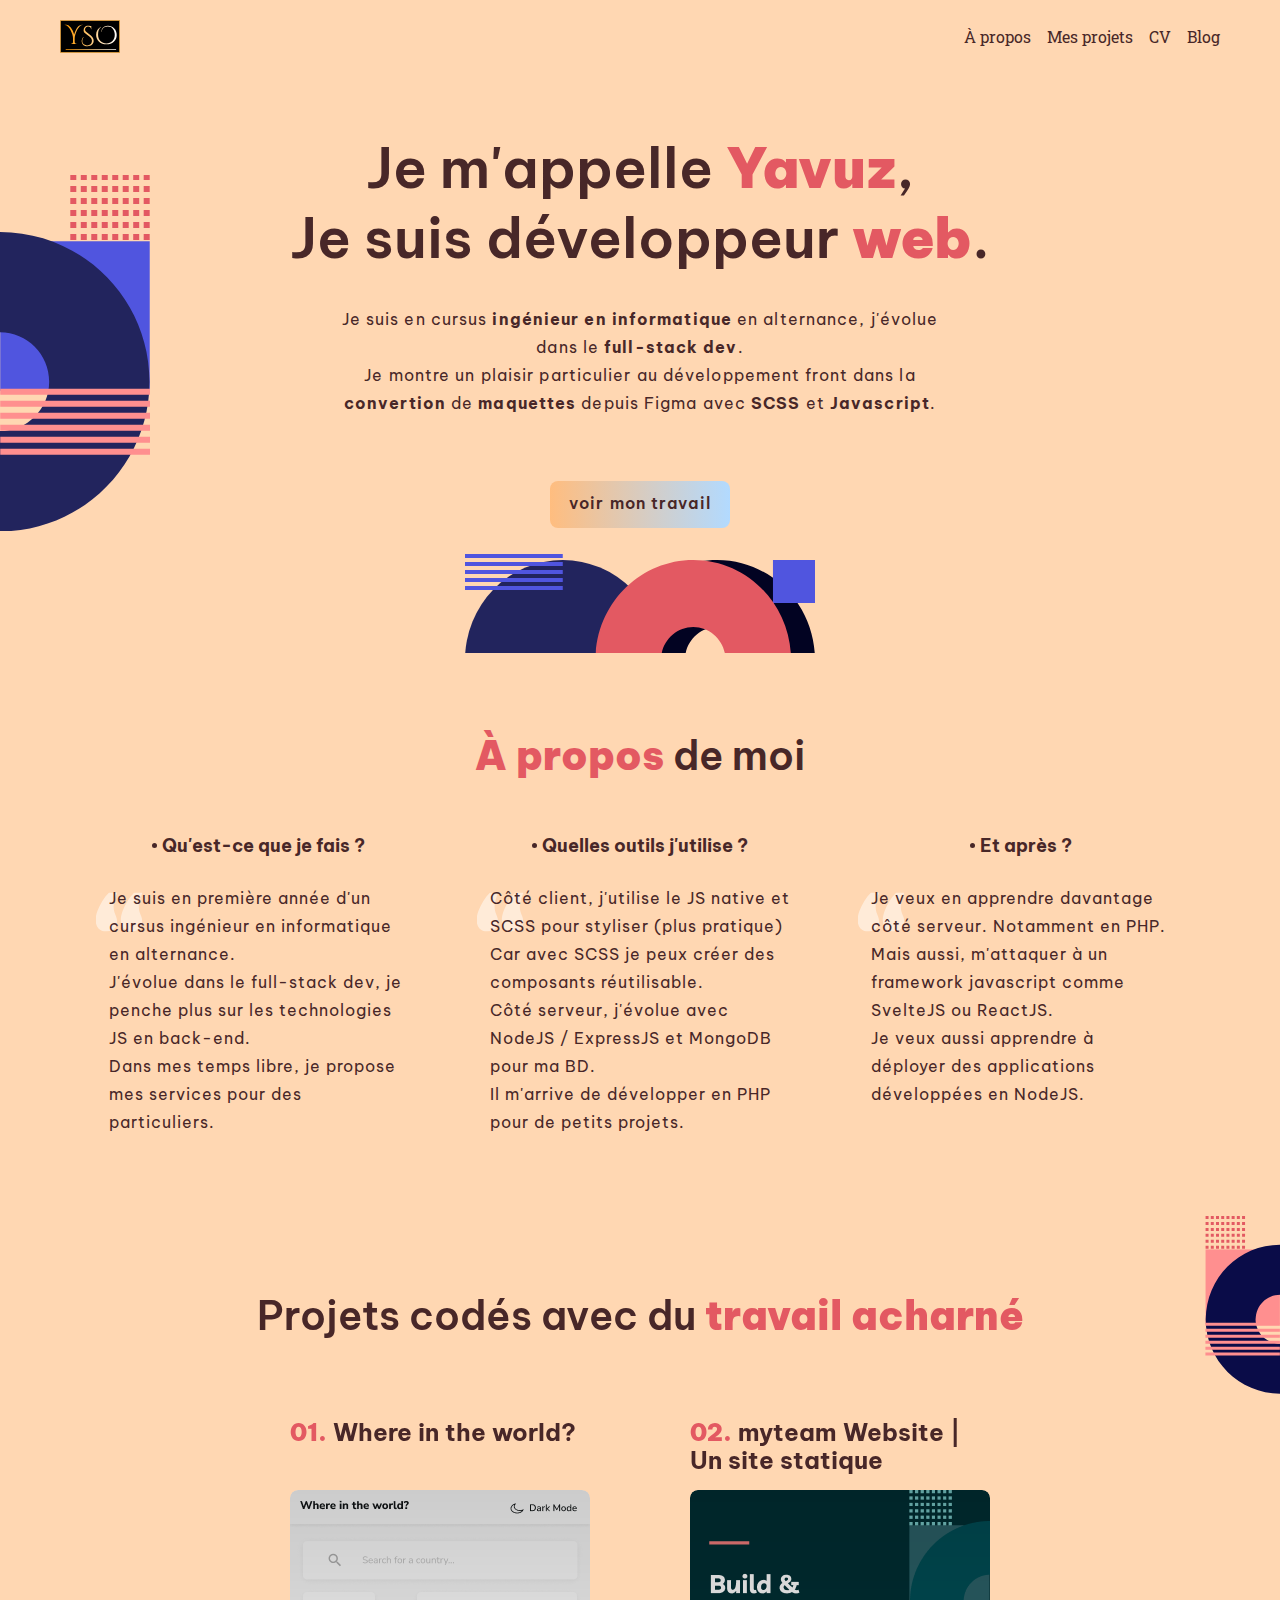
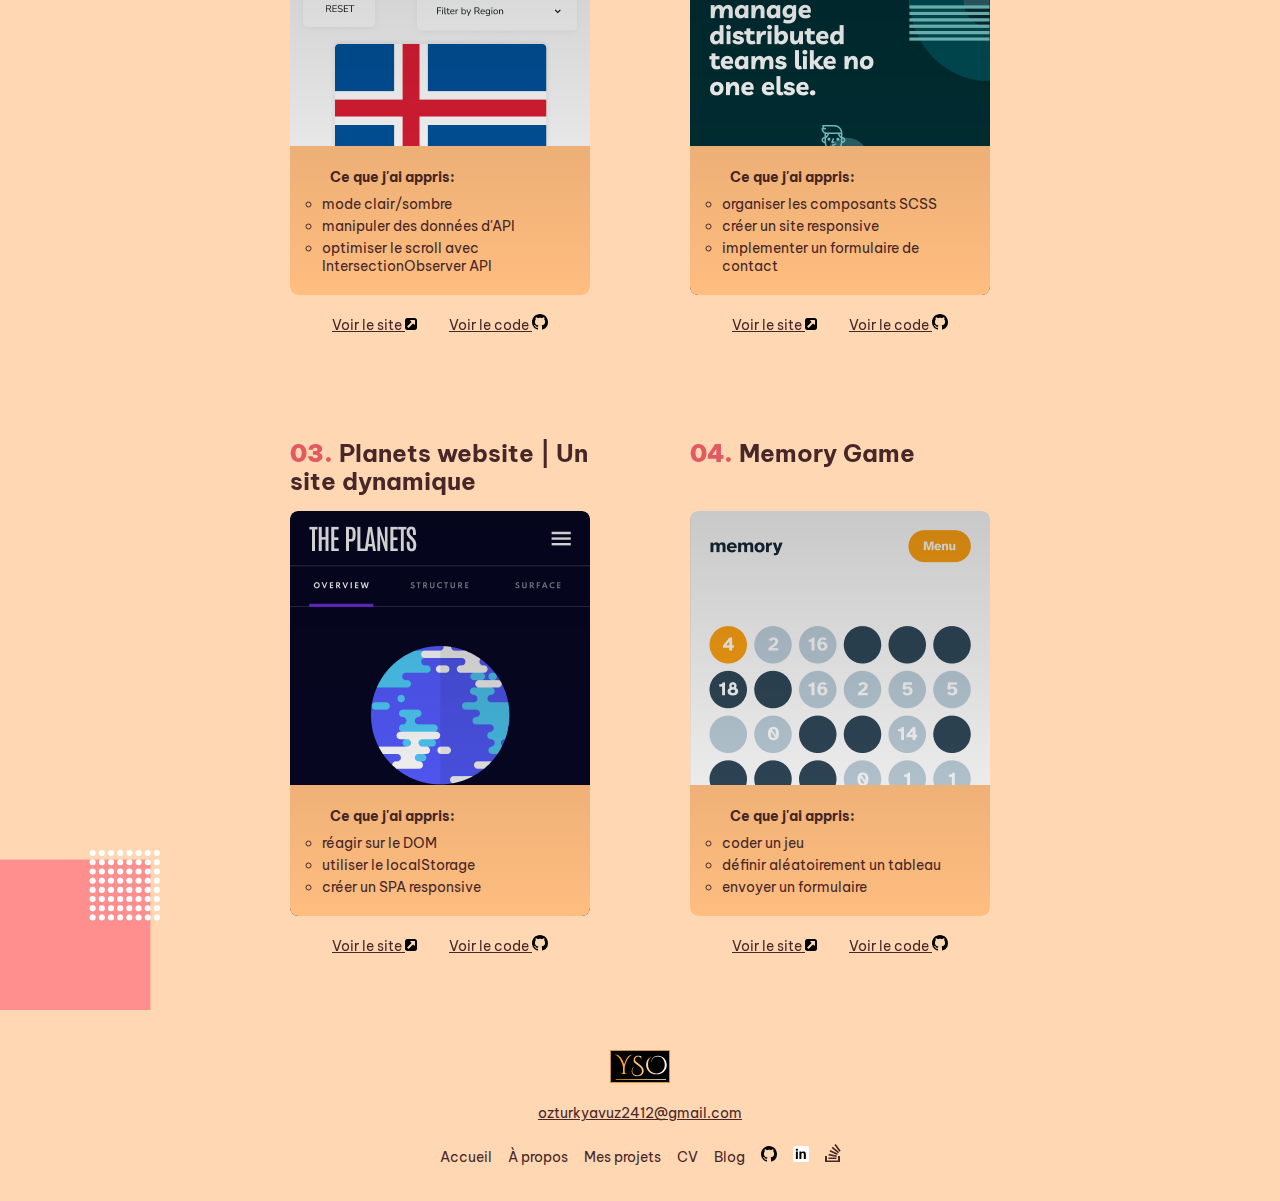
<file: doc/index.html>
<!DOCTYPE html>
<html lang="fr">
<head>
    <meta charset="UTF-8">
    <meta http-equiv="X-UA-Compatible" content="IE=edge">
    <meta name="viewport" content="width=device-width, initial-scale=1.0">
    <meta name="description" content="Portfolio de Yavuz Ozturk">
    <link rel="stylesheet" href="./css/main.css">
    <link rel="shortcut icon" href="./img/logo-short.svg" type="image/x-icon">
    <script defer src="./js/app.js"></script>
    <title>YSO | Portfolio</title>
</head>
<body>
    <div id="overlay"></div>
    <header id="header">
        <div class="logo">
            <img src="img/logo.svg" alt="logo yso">
        </div>
        <button type="button" class="toggle">
            <img src="./img/icon-toggle.svg" alt="toggle button">
        </button>
        <nav class="header__navbar">
            <ul class="navbar__list">
                <li class="navbar__list-item">
                    <a class="header__link" href="#about">À propos</a>
                </li>
                <li class="navbar__list-item">
                    <a class="header__link" href="#work">Mes projets</a>
                </li>
                <li class="navbar__list-item">
                    <a class="header__link" href="cv.html" target="_blank">CV</a>
                </li>
                <li class="navbar__list-item">
                    <a class="header__link" href="https://apprentideveloppeur.com" target="_blank">Blog</a>
                </li>
            </ul>
        </nav>
    </header>
    <main>
        <h1>
            Je m'appelle <strong>Yavuz</strong>,
            <br>
            Je suis développeur <strong>web</strong>.
        </h1>
        <p>
            Je suis en cursus  <b>ingénieur en informatique</b> en alternance, j'évolue dans le <b>full-stack dev</b>.
            <br>
            Je montre un plaisir particulier au développement front dans la <b>convertion</b> de <b>maquettes</b> depuis Figma avec <b>SCSS</b> et <b>Javascript</b>.
        </p>
        <a class="primary-btn" href="#work">Voir mon travail</a>
    </main>
    <section id="about">
        <h2 class="big"><strong>À propos</strong> de moi</h2>
        <ul id="list-of-about">
            <li>
                <h4><span></span> Qu'est-ce que je fais ?</h4>
                <p>
                    Je suis en première année d'un cursus ingénieur en informatique en alternance.
                    <br>
                    J'évolue dans le full-stack dev, je penche plus sur les technologies JS en back-end.
                    <br>
                    Dans mes temps libre, je propose mes services pour des particuliers.
                </p>
            </li>
            <li>
                <h4><span></span> Quelles outils j'utilise ?</h4>
                <p>
                    Côté client, j'utilise le JS native et SCSS pour styliser (plus pratique)
                    <br>
                    Car avec SCSS je peux créer des composants réutilisable.
                    <br>
                    Côté serveur, j'évolue avec NodeJS / ExpressJS et MongoDB pour ma BD.
                    <br>
                    Il m'arrive de développer en PHP pour de petits projets.
                </p>
            </li>
            <li>
                <h4><span></span> Et après ?</h4>
                <p>
                    Je veux en apprendre davantage côté serveur. Notamment en PHP.
                    <br>
                    Mais aussi, m'attaquer à un framework javascript comme SvelteJS ou ReactJS.
                    <br>
                    Je veux aussi apprendre à déployer des applications développées en NodeJS.
                </p>
            </li>
        </ul>
    </section>
    <section id="work">
        <h2 class="big">Projets codés avec du <strong>travail acharné</strong></h2>
        <ul id="projects">
            <li class="projects-item">
                <h3><strong>01.</strong> Where in the world?</h3>
                <div class="project-content">
                    <ul>
                        <h5>Ce que j'ai appris:</h5>
                        <li>mode clair/sombre</li>
                        <li>manipuler des données d'API</li>
                        <li>optimiser le scroll avec IntersectionObserver API</li>
                    </ul>
                    <picture>
                        <!-- <source media="(min-width: 1200px)" srcset="">
                            <source media="(min-width: 750px)" srcset=""> -->
                        <img src="./img/mobile-country.png" alt="Country Api app overview">
                    </picture>
                    <div class="mask"></div>
                </div>
                <nav>
                    <a href="https://suleeyman.github.io/FM-8-CountryAPI/" target="_blank">
                        Voir le site
                        <svg xmlns="http://www.w3.org/2000/svg" width="12" height="12"><path fill="var(--primary-bg-color)" d="M11.34.66C10.9.22 10.37 0 9.75 0h-7.5C1.63 0 1.1.22.66.66.22 1.1 0 1.63 0 2.25v7.5c0 .62.22 1.15.66 1.59.44.44.97.66 1.59.66h7.5c.62 0 1.15-.22 1.59-.66.44-.44.66-.97.66-1.59v-7.5c0-.62-.22-1.15-.66-1.59zM10 6.25a.467.467 0 01-.305.46.544.544 0 01-.195.04.465.465 0 01-.352-.149L8.023 5.476 3.852 9.648a.481.481 0 01-.352.149.48.48 0 01-.352-.149l-.796-.797a.48.48 0 01-.149-.351.48.48 0 01.149-.352l4.172-4.172-1.125-1.125c-.162-.15-.198-.333-.11-.546A.467.467 0 015.75 2H9.5c.135 0 .253.05.352.148A.48.48 0 0110 2.5v3.75z" opacity="1"/></svg>
                    </a>
                    <a href="https://github.com/Suleeyman/FM-8-CountryAPI" target="_blank">
                        Voir le code
                        <svg height="16" viewBox="0 0 16 16" width="16" aria-hidden="true"><path fill-rule="evenodd" d="M8 0C3.58 0 0 3.58 0 8c0 3.54 2.29 6.53 5.47 7.59.4.07.55-.17.55-.38 0-.19-.01-.82-.01-1.49-2.01.37-2.53-.49-2.69-.94-.09-.23-.48-.94-.82-1.13-.28-.15-.68-.52-.01-.53.63-.01 1.08.58 1.23.82.72 1.21 1.87.87 2.33.66.07-.52.28-.87.51-1.07-1.78-.2-3.64-.89-3.64-3.95 0-.87.31-1.59.82-2.15-.08-.2-.36-1.02.08-2.12 0 0 .67-.21 2.2.82.64-.18 1.32-.27 2-.27.68 0 1.36.09 2 .27 1.53-1.04 2.2-.82 2.2-.82.44 1.1.16 1.92.08 2.12.51.56.82 1.27.82 2.15 0 3.07-1.87 3.75-3.65 3.95.29.25.54.73.54 1.48 0 1.07-.01 1.93-.01 2.2 0 .21.15.46.55.38A8.013 8.013 0 0016 8c0-4.42-3.58-8-8-8z"></path></svg>
                    </a>
                </nav>
            </li>
            <li class="projects-item">
                <h3><strong>02.</strong> myteam Website | Un site statique</h3>
                <div class="project-content">
                    <ul>
                        <h5>Ce que j'ai appris:</h5>
                        <li>organiser les composants SCSS</li>
                        <li>créer un site responsive</li>
                        <li>implementer un formulaire de contact</li>
                    </ul>
                    <picture>
                        <img src="./img/myteam-mobile.png" alt="myteam website overview">
                    </picture>
                    <div class="mask"></div>
                </div>
                <nav>
                    <a href="https://suleeyman.github.io/FM-9-MultiPageWebsite/" target="_blank">
                        Voir le site
                        <svg xmlns="http://www.w3.org/2000/svg" width="12" height="12"><path fill="var(--primary-bg-color)" d="M11.34.66C10.9.22 10.37 0 9.75 0h-7.5C1.63 0 1.1.22.66.66.22 1.1 0 1.63 0 2.25v7.5c0 .62.22 1.15.66 1.59.44.44.97.66 1.59.66h7.5c.62 0 1.15-.22 1.59-.66.44-.44.66-.97.66-1.59v-7.5c0-.62-.22-1.15-.66-1.59zM10 6.25a.467.467 0 01-.305.46.544.544 0 01-.195.04.465.465 0 01-.352-.149L8.023 5.476 3.852 9.648a.481.481 0 01-.352.149.48.48 0 01-.352-.149l-.796-.797a.48.48 0 01-.149-.351.48.48 0 01.149-.352l4.172-4.172-1.125-1.125c-.162-.15-.198-.333-.11-.546A.467.467 0 015.75 2H9.5c.135 0 .253.05.352.148A.48.48 0 0110 2.5v3.75z" opacity="1"/></svg>
                    </a>
                    <a href="https://github.com/Suleeyman/FM-9-MultiPageWebsite" target="_blank">
                        Voir le code
                        <svg height="16" viewBox="0 0 16 16" width="16" aria-hidden="true"><path fill-rule="evenodd" d="M8 0C3.58 0 0 3.58 0 8c0 3.54 2.29 6.53 5.47 7.59.4.07.55-.17.55-.38 0-.19-.01-.82-.01-1.49-2.01.37-2.53-.49-2.69-.94-.09-.23-.48-.94-.82-1.13-.28-.15-.68-.52-.01-.53.63-.01 1.08.58 1.23.82.72 1.21 1.87.87 2.33.66.07-.52.28-.87.51-1.07-1.78-.2-3.64-.89-3.64-3.95 0-.87.31-1.59.82-2.15-.08-.2-.36-1.02.08-2.12 0 0 .67-.21 2.2.82.64-.18 1.32-.27 2-.27.68 0 1.36.09 2 .27 1.53-1.04 2.2-.82 2.2-.82.44 1.1.16 1.92.08 2.12.51.56.82 1.27.82 2.15 0 3.07-1.87 3.75-3.65 3.95.29.25.54.73.54 1.48 0 1.07-.01 1.93-.01 2.2 0 .21.15.46.55.38A8.013 8.013 0 0016 8c0-4.42-3.58-8-8-8z"></path></svg>
                    </a>
                </nav>
            </li>
            <li class="projects-item">
                <h3><strong>03.</strong> Planets website | Un site dynamique</h3>
                <div class="project-content">
                    <ul>
                        <h5>Ce que j'ai appris:</h5>
                        <li>réagir sur le DOM</li>
                        <li>utiliser le localStorage</li>
                        <li>créer un SPA responsive</li>
                    </ul>
                    <picture>
                        <img src="./img/mobile-earth.png" alt="planet site overview">
                    </picture>
                    <div class="mask"></div>
                </div>
                <nav>
                    <a href="https://suleeyman.github.io/FM-9-PlanetSite/" target="_blank">
                        Voir le site
                        <svg xmlns="http://www.w3.org/2000/svg" width="12" height="12"><path fill="var(--primary-bg-color)" d="M11.34.66C10.9.22 10.37 0 9.75 0h-7.5C1.63 0 1.1.22.66.66.22 1.1 0 1.63 0 2.25v7.5c0 .62.22 1.15.66 1.59.44.44.97.66 1.59.66h7.5c.62 0 1.15-.22 1.59-.66.44-.44.66-.97.66-1.59v-7.5c0-.62-.22-1.15-.66-1.59zM10 6.25a.467.467 0 01-.305.46.544.544 0 01-.195.04.465.465 0 01-.352-.149L8.023 5.476 3.852 9.648a.481.481 0 01-.352.149.48.48 0 01-.352-.149l-.796-.797a.48.48 0 01-.149-.351.48.48 0 01.149-.352l4.172-4.172-1.125-1.125c-.162-.15-.198-.333-.11-.546A.467.467 0 015.75 2H9.5c.135 0 .253.05.352.148A.48.48 0 0110 2.5v3.75z" opacity="1"/></svg>
                    </a>
                    <a href="https://github.com/Suleeyman/FM-9-PlanetSite" target="_blank">
                        Voir le code
                        <svg height="16" viewBox="0 0 16 16" width="16" aria-hidden="true"><path fill-rule="evenodd" d="M8 0C3.58 0 0 3.58 0 8c0 3.54 2.29 6.53 5.47 7.59.4.07.55-.17.55-.38 0-.19-.01-.82-.01-1.49-2.01.37-2.53-.49-2.69-.94-.09-.23-.48-.94-.82-1.13-.28-.15-.68-.52-.01-.53.63-.01 1.08.58 1.23.82.72 1.21 1.87.87 2.33.66.07-.52.28-.87.51-1.07-1.78-.2-3.64-.89-3.64-3.95 0-.87.31-1.59.82-2.15-.08-.2-.36-1.02.08-2.12 0 0 .67-.21 2.2.82.64-.18 1.32-.27 2-.27.68 0 1.36.09 2 .27 1.53-1.04 2.2-.82 2.2-.82.44 1.1.16 1.92.08 2.12.51.56.82 1.27.82 2.15 0 3.07-1.87 3.75-3.65 3.95.29.25.54.73.54 1.48 0 1.07-.01 1.93-.01 2.2 0 .21.15.46.55.38A8.013 8.013 0 0016 8c0-4.42-3.58-8-8-8z"></path></svg>
                    </a>
                </nav>
            </li>
            <li class="projects-item">
                <h3><strong>04.</strong> Memory Game </h3>
                <div class="project-content">
                    <ul>
                        <h5>Ce que j'ai appris:</h5>
                        <li>coder un jeu</li>
                        <li>définir aléatoirement un tableau</li>
                        <li>envoyer un formulaire</li>
                    </ul>
                    <picture>
                        <img src="./img/mobile-memogame.png" alt="memogame overview">
                    </picture>
                    <div class="mask"></div>
                </div>
                <nav>
                    <a href="https://suleeyman.github.io/FM-12-memogame/" target="_blank">
                        Voir le site
                        <svg xmlns="http://www.w3.org/2000/svg" width="12" height="12"><path fill="var(--primary-bg-color)" d="M11.34.66C10.9.22 10.37 0 9.75 0h-7.5C1.63 0 1.1.22.66.66.22 1.1 0 1.63 0 2.25v7.5c0 .62.22 1.15.66 1.59.44.44.97.66 1.59.66h7.5c.62 0 1.15-.22 1.59-.66.44-.44.66-.97.66-1.59v-7.5c0-.62-.22-1.15-.66-1.59zM10 6.25a.467.467 0 01-.305.46.544.544 0 01-.195.04.465.465 0 01-.352-.149L8.023 5.476 3.852 9.648a.481.481 0 01-.352.149.48.48 0 01-.352-.149l-.796-.797a.48.48 0 01-.149-.351.48.48 0 01.149-.352l4.172-4.172-1.125-1.125c-.162-.15-.198-.333-.11-.546A.467.467 0 015.75 2H9.5c.135 0 .253.05.352.148A.48.48 0 0110 2.5v3.75z" opacity="1"/></svg>
                    </a>
                    <a href="https://github.com/Suleeyman/FM-12-memogame" target="_blank">
                        Voir le code
                        <svg height="16" viewBox="0 0 16 16" width="16" aria-hidden="true"><path fill-rule="evenodd" d="M8 0C3.58 0 0 3.58 0 8c0 3.54 2.29 6.53 5.47 7.59.4.07.55-.17.55-.38 0-.19-.01-.82-.01-1.49-2.01.37-2.53-.49-2.69-.94-.09-.23-.48-.94-.82-1.13-.28-.15-.68-.52-.01-.53.63-.01 1.08.58 1.23.82.72 1.21 1.87.87 2.33.66.07-.52.28-.87.51-1.07-1.78-.2-3.64-.89-3.64-3.95 0-.87.31-1.59.82-2.15-.08-.2-.36-1.02.08-2.12 0 0 .67-.21 2.2.82.64-.18 1.32-.27 2-.27.68 0 1.36.09 2 .27 1.53-1.04 2.2-.82 2.2-.82.44 1.1.16 1.92.08 2.12.51.56.82 1.27.82 2.15 0 3.07-1.87 3.75-3.65 3.95.29.25.54.73.54 1.48 0 1.07-.01 1.93-.01 2.2 0 .21.15.46.55.38A8.013 8.013 0 0016 8c0-4.42-3.58-8-8-8z"></path></svg>
                    </a>
                </nav>
            </li>
        </ul>
    </section>  
    <footer id="footer">
        <div class="logo">
            <img src="img/logo.svg" alt="logo yso">
        </div>
        <p>
            <u>ozturkyavuz2412@gmail.com</u>
        </p>
        <nav class="footer__navbar">
            <a class="footer__link" href="#home">Accueil</a>
            <a class="footer__link" href="#about">À propos</a>
            <a class="footer__link" href="#work">Mes projets</a>
            <a class="footer__link" href="cv.html">CV</a>
            <a class="footer__link" href="https://apprentideveloppeur.com">Blog</a>
            <a class="footer__link" href="https://github.com/Suleeyman" target="_blank">
                <img src="img/github.svg" alt="github">
            </a>
            <a class="footer__link" href="https://www.linkedin.com/in/yavuz-ozturk-7a532622b/" target="_blank">
                <img src="img/linkedin.svg" alt="linkedin">
            </a>
            <a class="footer__link" href="https://stackoverflow.com/users/18075950/suleyman" target="_blank">
                <svg aria-hidden="true" width="16" height="18.5" viewBox="0 0 32 37">
                    <path d="M26 33v-9h4v13H0V24h4v9h22Z" fill="currentColor"></path>
                    <path d="m21.5 0-2.7 2 9.9 13.3 2.7-2L21.5 0ZM26 18.4 13.3 7.8l2.1-2.5 12.7 10.6-2.1 2.5ZM9.1 15.2l15 7 1.4-3-15-7-1.4 3Zm14 10.79.68-2.95-16.1-3.35L7 23l16.1 2.99ZM23 30H7v-3h16v3Z" fill="currentColor"></path>
                </svg>
            </a>
        </nav>
    </footer>
</body>
</html>
</file>
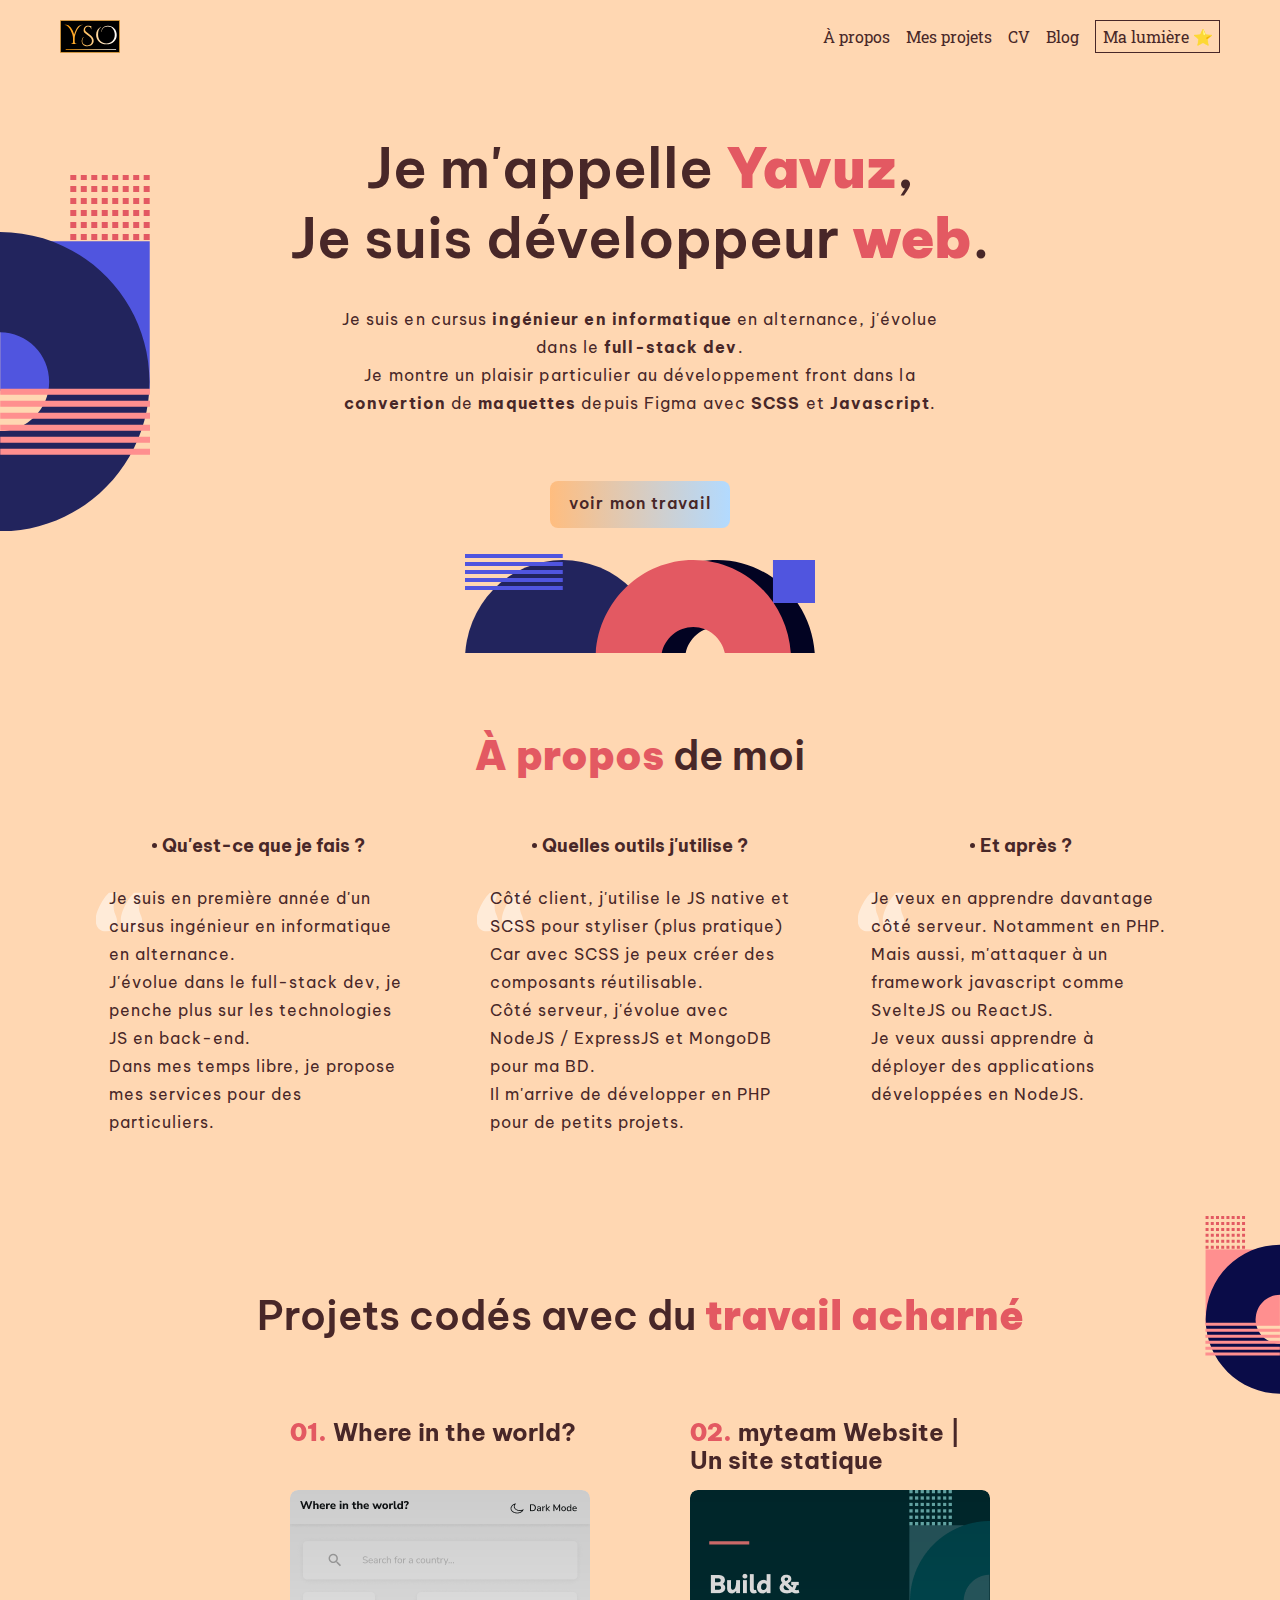
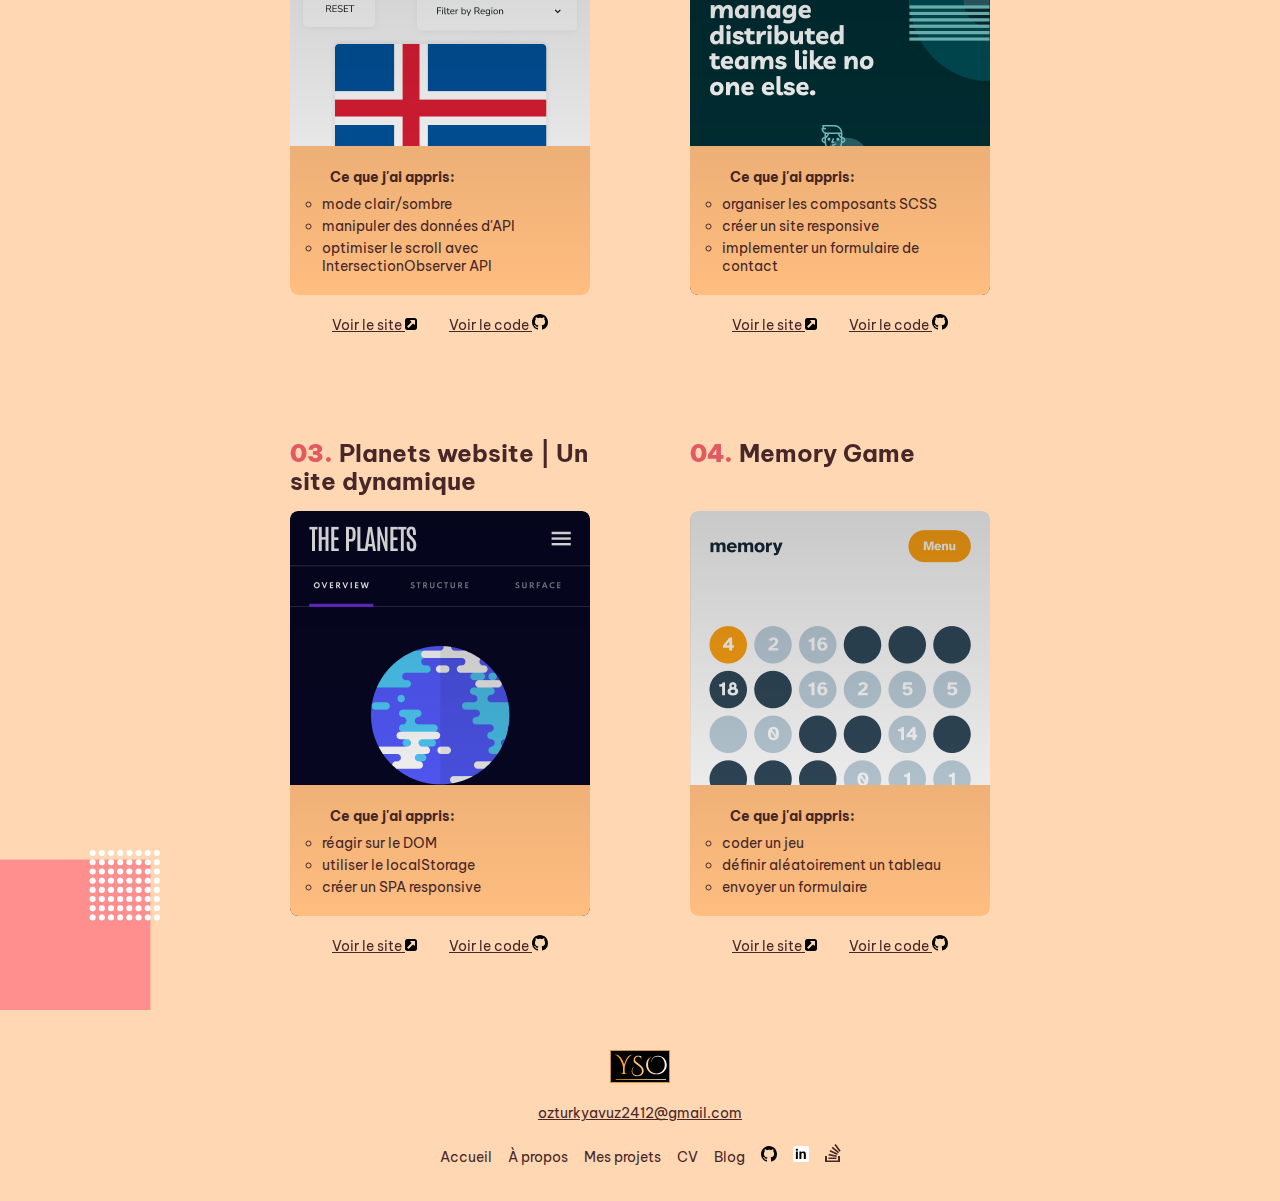
<file: public/index.html>
<!DOCTYPE html>
<html lang="fr">
<head>
    <meta charset="UTF-8">
    <meta http-equiv="X-UA-Compatible" content="IE=edge">
    <meta name="viewport" content="width=device-width, initial-scale=1.0">
    <meta name="description" content="Portfolio de Yavuz Ozturk">
    <link rel="stylesheet" href="./css/main.css">
    <link rel="shortcut icon" href="./img/logo-short.svg" type="image/x-icon">
    <script defer src="./js/app.js"></script>
    <title>YSO | Portfolio</title>
</head>
<body>
    <div id="overlay"></div>
    <header id="header">
        <div class="logo">
            <img src="img/logo.svg" alt="logo yso">
        </div>
        <button type="button" class="toggle">
            <img src="./img/icon-toggle.svg" alt="toggle button">
        </button>
        <nav class="header__navbar">
            <ul class="navbar__list">
                <li class="navbar__list-item">
                    <a class="header__link" href="#about">À propos</a>
                </li>
                <li class="navbar__list-item">
                    <a class="header__link" href="#work">Mes projets</a>
                </li>
                <li class="navbar__list-item">
                    <a class="header__link" href="cv.html" target="_blank">CV</a>
                </li>
                <li class="navbar__list-item">
                    <a class="header__link" href="https://apprentideveloppeur.com" target="_blank">Blog</a>
                </li>
                <li class="navbar__list-item">
                    <a class="secondary-btn" href="https://inoor.io" target="_blank">Ma lumière ⭐</a>
                </li>
            </ul>
        </nav>
    </header>
    <main>
        <h1>
            Je m'appelle <strong>Yavuz</strong>,
            <br>
            Je suis développeur <strong>web</strong>.
        </h1>
        <p>
            Je suis en cursus  <b>ingénieur en informatique</b> en alternance, j'évolue dans le <b>full-stack dev</b>.
            <br>
            Je montre un plaisir particulier au développement front dans la <b>convertion</b> de <b>maquettes</b> depuis Figma avec <b>SCSS</b> et <b>Javascript</b>.
        </p>
        <a class="primary-btn" href="#work">Voir mon travail</a>
    </main>
    <section id="about">
        <h2 class="big"><strong>À propos</strong> de moi</h2>
        <ul id="list-of-about">
            <li>
                <h4><span></span> Qu'est-ce que je fais ?</h4>
                <p>
                    Je suis en première année d'un cursus ingénieur en informatique en alternance.
                    <br>
                    J'évolue dans le full-stack dev, je penche plus sur les technologies JS en back-end.
                    <br>
                    Dans mes temps libre, je propose mes services pour des particuliers.
                </p>
            </li>
            <li>
                <h4><span></span> Quelles outils j'utilise ?</h4>
                <p>
                    Côté client, j'utilise le JS native et SCSS pour styliser (plus pratique)
                    <br>
                    Car avec SCSS je peux créer des composants réutilisable.
                    <br>
                    Côté serveur, j'évolue avec NodeJS / ExpressJS et MongoDB pour ma BD.
                    <br>
                    Il m'arrive de développer en PHP pour de petits projets.
                </p>
            </li>
            <li>
                <h4><span></span> Et après ?</h4>
                <p>
                    Je veux en apprendre davantage côté serveur. Notamment en PHP.
                    <br>
                    Mais aussi, m'attaquer à un framework javascript comme SvelteJS ou ReactJS.
                    <br>
                    Je veux aussi apprendre à déployer des applications développées en NodeJS.
                </p>
            </li>
        </ul>
    </section>
    <section id="work">
        <h2 class="big">Projets codés avec du <strong>travail acharné</strong></h2>
        <ul id="projects">
            <li class="projects-item">
                <h3><strong>01.</strong> Where in the world?</h3>
                <div class="project-content">
                    <ul>
                        <h5>Ce que j'ai appris:</h5>
                        <li>mode clair/sombre</li>
                        <li>manipuler des données d'API</li>
                        <li>optimiser le scroll avec IntersectionObserver API</li>
                    </ul>
                    <picture>
                        <!-- <source media="(min-width: 1200px)" srcset="">
                            <source media="(min-width: 750px)" srcset=""> -->
                        <img src="./img/mobile-country.png" alt="Country Api app overview">
                    </picture>
                    <div class="mask"></div>
                </div>
                <nav>
                    <a href="https://suleeyman.github.io/FM-8-CountryAPI/" target="_blank">
                        Voir le site
                        <svg xmlns="http://www.w3.org/2000/svg" width="12" height="12"><path fill="var(--primary-bg-color)" d="M11.34.66C10.9.22 10.37 0 9.75 0h-7.5C1.63 0 1.1.22.66.66.22 1.1 0 1.63 0 2.25v7.5c0 .62.22 1.15.66 1.59.44.44.97.66 1.59.66h7.5c.62 0 1.15-.22 1.59-.66.44-.44.66-.97.66-1.59v-7.5c0-.62-.22-1.15-.66-1.59zM10 6.25a.467.467 0 01-.305.46.544.544 0 01-.195.04.465.465 0 01-.352-.149L8.023 5.476 3.852 9.648a.481.481 0 01-.352.149.48.48 0 01-.352-.149l-.796-.797a.48.48 0 01-.149-.351.48.48 0 01.149-.352l4.172-4.172-1.125-1.125c-.162-.15-.198-.333-.11-.546A.467.467 0 015.75 2H9.5c.135 0 .253.05.352.148A.48.48 0 0110 2.5v3.75z" opacity="1"/></svg>
                    </a>
                    <a href="https://github.com/Suleeyman/FM-8-CountryAPI" target="_blank">
                        Voir le code
                        <svg height="16" viewBox="0 0 16 16" width="16" aria-hidden="true"><path fill-rule="evenodd" d="M8 0C3.58 0 0 3.58 0 8c0 3.54 2.29 6.53 5.47 7.59.4.07.55-.17.55-.38 0-.19-.01-.82-.01-1.49-2.01.37-2.53-.49-2.69-.94-.09-.23-.48-.94-.82-1.13-.28-.15-.68-.52-.01-.53.63-.01 1.08.58 1.23.82.72 1.21 1.87.87 2.33.66.07-.52.28-.87.51-1.07-1.78-.2-3.64-.89-3.64-3.95 0-.87.31-1.59.82-2.15-.08-.2-.36-1.02.08-2.12 0 0 .67-.21 2.2.82.64-.18 1.32-.27 2-.27.68 0 1.36.09 2 .27 1.53-1.04 2.2-.82 2.2-.82.44 1.1.16 1.92.08 2.12.51.56.82 1.27.82 2.15 0 3.07-1.87 3.75-3.65 3.95.29.25.54.73.54 1.48 0 1.07-.01 1.93-.01 2.2 0 .21.15.46.55.38A8.013 8.013 0 0016 8c0-4.42-3.58-8-8-8z"></path></svg>
                    </a>
                </nav>
            </li>
            <li class="projects-item">
                <h3><strong>02.</strong> myteam Website | Un site statique</h3>
                <div class="project-content">
                    <ul>
                        <h5>Ce que j'ai appris:</h5>
                        <li>organiser les composants SCSS</li>
                        <li>créer un site responsive</li>
                        <li>implementer un formulaire de contact</li>
                    </ul>
                    <picture>
                        <img src="./img/myteam-mobile.png" alt="myteam website overview">
                    </picture>
                    <div class="mask"></div>
                </div>
                <nav>
                    <a href="https://suleeyman.github.io/FM-9-MultiPageWebsite/" target="_blank">
                        Voir le site
                        <svg xmlns="http://www.w3.org/2000/svg" width="12" height="12"><path fill="var(--primary-bg-color)" d="M11.34.66C10.9.22 10.37 0 9.75 0h-7.5C1.63 0 1.1.22.66.66.22 1.1 0 1.63 0 2.25v7.5c0 .62.22 1.15.66 1.59.44.44.97.66 1.59.66h7.5c.62 0 1.15-.22 1.59-.66.44-.44.66-.97.66-1.59v-7.5c0-.62-.22-1.15-.66-1.59zM10 6.25a.467.467 0 01-.305.46.544.544 0 01-.195.04.465.465 0 01-.352-.149L8.023 5.476 3.852 9.648a.481.481 0 01-.352.149.48.48 0 01-.352-.149l-.796-.797a.48.48 0 01-.149-.351.48.48 0 01.149-.352l4.172-4.172-1.125-1.125c-.162-.15-.198-.333-.11-.546A.467.467 0 015.75 2H9.5c.135 0 .253.05.352.148A.48.48 0 0110 2.5v3.75z" opacity="1"/></svg>
                    </a>
                    <a href="https://github.com/Suleeyman/FM-9-MultiPageWebsite" target="_blank">
                        Voir le code
                        <svg height="16" viewBox="0 0 16 16" width="16" aria-hidden="true"><path fill-rule="evenodd" d="M8 0C3.58 0 0 3.58 0 8c0 3.54 2.29 6.53 5.47 7.59.4.07.55-.17.55-.38 0-.19-.01-.82-.01-1.49-2.01.37-2.53-.49-2.69-.94-.09-.23-.48-.94-.82-1.13-.28-.15-.68-.52-.01-.53.63-.01 1.08.58 1.23.82.72 1.21 1.87.87 2.33.66.07-.52.28-.87.51-1.07-1.78-.2-3.64-.89-3.64-3.95 0-.87.31-1.59.82-2.15-.08-.2-.36-1.02.08-2.12 0 0 .67-.21 2.2.82.64-.18 1.32-.27 2-.27.68 0 1.36.09 2 .27 1.53-1.04 2.2-.82 2.2-.82.44 1.1.16 1.92.08 2.12.51.56.82 1.27.82 2.15 0 3.07-1.87 3.75-3.65 3.95.29.25.54.73.54 1.48 0 1.07-.01 1.93-.01 2.2 0 .21.15.46.55.38A8.013 8.013 0 0016 8c0-4.42-3.58-8-8-8z"></path></svg>
                    </a>
                </nav>
            </li>
            <li class="projects-item">
                <h3><strong>03.</strong> Planets website | Un site dynamique</h3>
                <div class="project-content">
                    <ul>
                        <h5>Ce que j'ai appris:</h5>
                        <li>réagir sur le DOM</li>
                        <li>utiliser le localStorage</li>
                        <li>créer un SPA responsive</li>
                    </ul>
                    <picture>
                        <img src="./img/mobile-earth.png" alt="planet site overview">
                    </picture>
                    <div class="mask"></div>
                </div>
                <nav>
                    <a href="https://suleeyman.github.io/FM-9-PlanetSite/" target="_blank">
                        Voir le site
                        <svg xmlns="http://www.w3.org/2000/svg" width="12" height="12"><path fill="var(--primary-bg-color)" d="M11.34.66C10.9.22 10.37 0 9.75 0h-7.5C1.63 0 1.1.22.66.66.22 1.1 0 1.63 0 2.25v7.5c0 .62.22 1.15.66 1.59.44.44.97.66 1.59.66h7.5c.62 0 1.15-.22 1.59-.66.44-.44.66-.97.66-1.59v-7.5c0-.62-.22-1.15-.66-1.59zM10 6.25a.467.467 0 01-.305.46.544.544 0 01-.195.04.465.465 0 01-.352-.149L8.023 5.476 3.852 9.648a.481.481 0 01-.352.149.48.48 0 01-.352-.149l-.796-.797a.48.48 0 01-.149-.351.48.48 0 01.149-.352l4.172-4.172-1.125-1.125c-.162-.15-.198-.333-.11-.546A.467.467 0 015.75 2H9.5c.135 0 .253.05.352.148A.48.48 0 0110 2.5v3.75z" opacity="1"/></svg>
                    </a>
                    <a href="https://github.com/Suleeyman/FM-9-PlanetSite" target="_blank">
                        Voir le code
                        <svg height="16" viewBox="0 0 16 16" width="16" aria-hidden="true"><path fill-rule="evenodd" d="M8 0C3.58 0 0 3.58 0 8c0 3.54 2.29 6.53 5.47 7.59.4.07.55-.17.55-.38 0-.19-.01-.82-.01-1.49-2.01.37-2.53-.49-2.69-.94-.09-.23-.48-.94-.82-1.13-.28-.15-.68-.52-.01-.53.63-.01 1.08.58 1.23.82.72 1.21 1.87.87 2.33.66.07-.52.28-.87.51-1.07-1.78-.2-3.64-.89-3.64-3.95 0-.87.31-1.59.82-2.15-.08-.2-.36-1.02.08-2.12 0 0 .67-.21 2.2.82.64-.18 1.32-.27 2-.27.68 0 1.36.09 2 .27 1.53-1.04 2.2-.82 2.2-.82.44 1.1.16 1.92.08 2.12.51.56.82 1.27.82 2.15 0 3.07-1.87 3.75-3.65 3.95.29.25.54.73.54 1.48 0 1.07-.01 1.93-.01 2.2 0 .21.15.46.55.38A8.013 8.013 0 0016 8c0-4.42-3.58-8-8-8z"></path></svg>
                    </a>
                </nav>
            </li>
            <li class="projects-item">
                <h3><strong>04.</strong> Memory Game </h3>
                <div class="project-content">
                    <ul>
                        <h5>Ce que j'ai appris:</h5>
                        <li>coder un jeu</li>
                        <li>définir aléatoirement un tableau</li>
                        <li>envoyer un formulaire</li>
                    </ul>
                    <picture>
                        <img src="./img/mobile-memogame.png" alt="memogame overview">
                    </picture>
                    <div class="mask"></div>
                </div>
                <nav>
                    <a href="https://suleeyman.github.io/FM-12-memogame/" target="_blank">
                        Voir le site
                        <svg xmlns="http://www.w3.org/2000/svg" width="12" height="12"><path fill="var(--primary-bg-color)" d="M11.34.66C10.9.22 10.37 0 9.75 0h-7.5C1.63 0 1.1.22.66.66.22 1.1 0 1.63 0 2.25v7.5c0 .62.22 1.15.66 1.59.44.44.97.66 1.59.66h7.5c.62 0 1.15-.22 1.59-.66.44-.44.66-.97.66-1.59v-7.5c0-.62-.22-1.15-.66-1.59zM10 6.25a.467.467 0 01-.305.46.544.544 0 01-.195.04.465.465 0 01-.352-.149L8.023 5.476 3.852 9.648a.481.481 0 01-.352.149.48.48 0 01-.352-.149l-.796-.797a.48.48 0 01-.149-.351.48.48 0 01.149-.352l4.172-4.172-1.125-1.125c-.162-.15-.198-.333-.11-.546A.467.467 0 015.75 2H9.5c.135 0 .253.05.352.148A.48.48 0 0110 2.5v3.75z" opacity="1"/></svg>
                    </a>
                    <a href="https://github.com/Suleeyman/FM-12-memogame" target="_blank">
                        Voir le code
                        <svg height="16" viewBox="0 0 16 16" width="16" aria-hidden="true"><path fill-rule="evenodd" d="M8 0C3.58 0 0 3.58 0 8c0 3.54 2.29 6.53 5.47 7.59.4.07.55-.17.55-.38 0-.19-.01-.82-.01-1.49-2.01.37-2.53-.49-2.69-.94-.09-.23-.48-.94-.82-1.13-.28-.15-.68-.52-.01-.53.63-.01 1.08.58 1.23.82.72 1.21 1.87.87 2.33.66.07-.52.28-.87.51-1.07-1.78-.2-3.64-.89-3.64-3.95 0-.87.31-1.59.82-2.15-.08-.2-.36-1.02.08-2.12 0 0 .67-.21 2.2.82.64-.18 1.32-.27 2-.27.68 0 1.36.09 2 .27 1.53-1.04 2.2-.82 2.2-.82.44 1.1.16 1.92.08 2.12.51.56.82 1.27.82 2.15 0 3.07-1.87 3.75-3.65 3.95.29.25.54.73.54 1.48 0 1.07-.01 1.93-.01 2.2 0 .21.15.46.55.38A8.013 8.013 0 0016 8c0-4.42-3.58-8-8-8z"></path></svg>
                    </a>
                </nav>
            </li>
        </ul>
    </section>  
    <footer id="footer">
        <div class="logo">
            <img src="img/logo.svg" alt="logo yso">
        </div>
        <p>
            <u>ozturkyavuz2412@gmail.com</u>
        </p>
        <nav class="footer__navbar">
            <a class="footer__link" href="#home">Accueil</a>
            <a class="footer__link" href="#about">À propos</a>
            <a class="footer__link" href="#work">Mes projets</a>
            <a class="footer__link" href="cv.html">CV</a>
            <a class="footer__link" href="https://apprentideveloppeur.com">Blog</a>
            <a class="footer__link" href="https://github.com/Suleeyman" target="_blank">
                <img src="img/github.svg" alt="github">
            </a>
            <a class="footer__link" href="https://www.linkedin.com/in/yavuz-ozturk-7a532622b/" target="_blank">
                <img src="img/linkedin.svg" alt="linkedin">
            </a>
            <a class="footer__link" href="https://stackoverflow.com/users/18075950/suleyman" target="_blank">
                <svg aria-hidden="true" width="16" height="18.5" viewBox="0 0 32 37">
                    <path d="M26 33v-9h4v13H0V24h4v9h22Z" fill="currentColor"></path>
                    <path d="m21.5 0-2.7 2 9.9 13.3 2.7-2L21.5 0ZM26 18.4 13.3 7.8l2.1-2.5 12.7 10.6-2.1 2.5ZM9.1 15.2l15 7 1.4-3-15-7-1.4 3Zm14 10.79.68-2.95-16.1-3.35L7 23l16.1 2.99ZM23 30H7v-3h16v3Z" fill="currentColor"></path>
                </svg>
            </a>
        </nav>
    </footer>
</body>
</html>
</file>
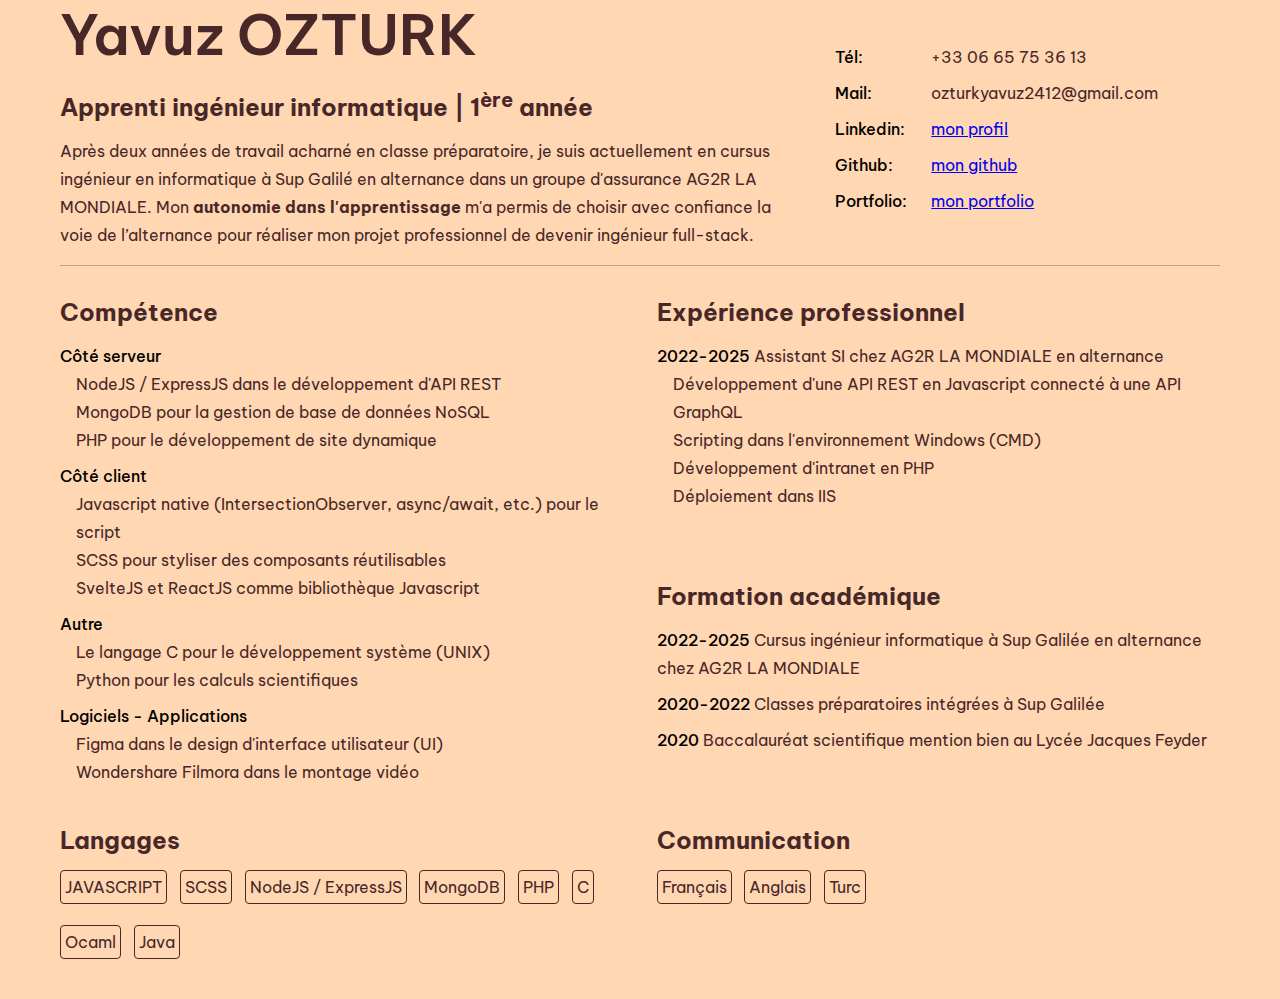
<file: doc/cv.html>
<!DOCTYPE html>
<html lang="fr">
<head>
    <meta charset="UTF-8">
    <meta http-equiv="X-UA-Compatible" content="IE=edge">
    <meta name="viewport" content="width=device-width, initial-scale=1.0">
    <link rel="stylesheet" href="./css/cv.css">
    <script defer src="./js/app.js"></script>
    <link rel="shortcut icon" href="./img/logo-short.svg" type="image/x-icon">
    <title>CV | Yavuz OZTURK</title>
</head>
<body>
    <main>
        <header>
            <h1>Yavuz OZTURK</h1>
            <h2>Apprenti ingénieur informatique | 1<sup>ère</sup> année</h2>
            <p class="profil">
                Après deux années de travail acharné en classe préparatoire, je suis actuellement en cursus ingénieur en informatique à Sup Galilé en alternance dans un groupe d'assurance AG2R LA MONDIALE. Mon <strong>autonomie dans l'apprentissage</strong> m'a permis de choisir avec confiance la voie de l’alternance pour réaliser mon projet professionnel de devenir ingénieur full-stack.
            </p>
        </header>
        <button type="button" id="toggle-coordonne">
            coordonnées
        </button>
        <aside id="coordonne">
            <ul id="coordonne__list">
                <li class="coordonne__list-item">
                    <span class="obj">Tél:</span>
                    <span class="coordonne__content">+33 06 65 75 36 13</span>
                </li>
                <li class="coordonne__list-item">
                    <span class="obj">Mail:</span>
                    <span class="coordonne__content">ozturkyavuz2412@gmail.com</span>
                </li>
                <li class="coordonne__list-item">
                    <span class="obj">Linkedin:</span>
                    <span class="coordonne__content">
                        <a href="https://www.linkedin.com/in/yavuz-ozturk-7a532622b/" target="_blank">mon profil</a>
                    </span>
                </li>
                <li class="coordonne__list-item">
                    <span class="obj">Github:</span>
                    <span class="coordonne__content">
                        <a href="https://github.com/Suleeyman" target="_blank">mon github</a>
                    </span>
                </li>
                <li class="coordonne__list-item">
                    <span class="obj">Portfolio:</span>
                    <span class="coordonne__content">
                        <a href="index.html">mon portfolio</a>
                    </span>
                </li>
            </ul>
        </aside>
    </main>
    <section id="experience">
        <h2>Expérience professionnel</h2>
        <ul id="experience__list">
            <li class="experience__list-item">
                <span class="time">2022-2025</span>
                <span class="item__content">
                    Assistant SI chez AG2R LA MONDIALE en alternance
                </span>
                <p>
                    Développement d'une API REST en Javascript connecté à une API GraphQL
                    <br>
                    Scripting dans l'environnement Windows (CMD)
                    <br>
                    Développement d'intranet en PHP
                    <br>
                    Déploiement dans IIS
                </p>
            </li>
        </ul>
    </section>
    <section id="formation">
        <h2>Formation académique</h2>
        <ul id="formation__list">
            <li class="formation__list-item">
                <span class="time">2022-2025</span>
                <span class="item__content">
                    Cursus ingénieur informatique à Sup Galilée en alternance chez AG2R LA MONDIALE
                </span>
            </li>
            <li class="formation__list-item">
                <span class="time">2020-2022</span>
                <span class="item__content">
                    Classes préparatoires intégrées à Sup Galilée
                </span>
            </li>
            <li class="formation__list-item">
                <span class="time">2020</span>
                <span class="item__content">
                    Baccalauréat scientifique mention bien au Lycée Jacques Feyder
                </span>
            </li>
        </ul>
    </section>
    <section id="competence">
        <h2>Compétence</h2>
        <ul id="competence__list">
            <li class="competence__list-item">
                <span class="obj">Côté serveur</span>
                <p>
                    NodeJS / ExpressJS dans le développement d'API REST
                    <br>
                    MongoDB pour la gestion de base de données NoSQL
                    <br>
                    PHP pour le développement de site dynamique
                </p>
            </li>
            <li class="competence__list-item">
                <span class="obj">Côté client</span>
                <p>
                    Javascript native (IntersectionObserver, async/await, etc.) pour le script
                    <br>
                    SCSS pour styliser des composants réutilisables
                    <br>
                    SvelteJS et ReactJS comme bibliothèque Javascript
                </p>
            </li>
            <li class="competence__list-item">
                <span class="time">Autre</span>
                <p>
                    Le langage C pour le développement système (UNIX)
                    <br>
                    Python pour les calculs scientifiques
                </p>
            </li>
            <li class="competence__list-item">
                <span class="time">Logiciels - Applications</span>
                <p>
                    Figma dans le design d'interface utilisateur (UI)
                    <br>
                    Wondershare Filmora dans le montage vidéo
                </p>
            </li>
        </ul>
    </section>
    <section id="langages">
        <h2>Langages</h2>
        <ul id="langages__list" class="flex-list">
            <li class="langages__list-item">
                JAVASCRIPT
            </li>
            <li class="langages__list-item">
                SCSS
            </li>
            <li class="langages__list-item">
                NodeJS / ExpressJS
            </li>
            <li class="langages__list-item">
                MongoDB
            </li>
            <li class="langages__list-item">
                PHP
            </li>
            <li class="langages__list-item">
                C
            </li>
            <li class="langages__list-item">
                Ocaml
            </li>
            <li class="langages__list-item">
                Java
            </li>
        </ul>
    </section>
    <section id="communication">
        <h2>Communication</h2>
        <ul id="communication__list" class="flex-list">
            <li class="communcation__list-item">
                Français
            </li>
            <li class="communcation__list-item">
                Anglais
            </li>
            <li class="communcation__list-item">
                Turc
            </li>
        </ul>
    </section>
    <footer id="footer">

    </footer>
</body>
</html>
</file>
<file: doc/css/main.css>
@import"https://fonts.googleapis.com/css2?family=Be+Vietnam:wght@400;500;700&display=swap&family=Roboto+Slab:wght@300;400;600&display=swap";#footer,main,section#work,section#about,#header{padding-left:calc(50% - (100% - 48px)/2);padding-right:calc(50% - (100% - 48px)/2)}@media screen and (min-width: 750px){#footer,main,section#work,section#about,#header{padding-left:calc(50% - (100% - 120px)/2);padding-right:calc(50% - (100% - 120px)/2)}}@media screen and (min-width: 1320px){#footer,main,section#work,section#about,#header{padding-left:calc(50% - 660px);padding-right:calc(50% - 660px)}}:root{--light-orange: #ffd7b2;--orange: #ffbd7f;--dark-sienna: #482728;--dark-sienna-light: #904e50;--blue-yonder: #b2daff;--neutre-color: #E35962}h1{font-size:40px;line-height:50px;font-weight:600}h2.small{font-size:26px;line-height:26px;font-weight:400}h2.big{font-size:32px;line-height:32px;font-weight:600}h4{font-size:18px}@media screen and (min-width: 750px){h1{font-size:50px}h2.big{font-size:40px;line-height:40px}}@media screen and (min-width: 1200px){h1{font-size:56px;line-height:70px}}*,::after,::before{box-sizing:border-box;margin:0;padding:0}html{scroll-behavior:smooth}body{font-family:"Be Vietnam",sans-serif;font-size:16px;line-height:28px;background-color:var(--light-orange);color:var(--dark-sienna)}::selection{background-color:var(--dark-sienna);color:var(--light-orange)}#overlay{top:0;left:0;right:0;bottom:0;z-index:1;background-color:rgba(51,51,51,.4)}.fixed{position:fixed}.logo{display:grid;place-items:center;width:60px}.logo img{width:100%}#header{font-family:"Roboto Slab";display:flex;align-items:center;position:relative;padding-top:20px}#header h2{position:relative}#header .toggle{margin-left:auto;background-color:rgba(0,0,0,0);border:0;z-index:2;cursor:pointer}.header__navbar{position:absolute;width:200px;background-color:var(--blue-yonder);border-radius:5px;overflow:hidden;transition:.3s ease;bottom:0;right:24px;z-index:2;transform:translate(0, -110%);box-shadow:0px 20px 17px -25px #fff}.header__navbar.is-open{transform:translate(0, 110%)}.navbar__list{height:100%}.navbar__list-item{height:50px;display:grid;place-items:center}.navbar__list-item .header__link{position:relative;text-decoration:none;color:inherit;transition:.1s ease;font-weight:400}.navbar__list-item .header__link:hover::after,.navbar__list-item .header__link:focus::after{transform:scaleX(1)}.navbar__list-item .header__link::after{content:"";position:absolute;bottom:0;left:0;right:0;height:5%;background-color:var(--neutre-color);transform:scaleX(0);transition:.4s ease}@media screen and (min-width: 750px){header .toggle{display:none}.header__navbar{position:static;transform:translate(0, 0);background:none;height:auto;width:auto;box-shadow:none;overflow:visible;bottom:auto;right:auto;margin-left:auto}.header__navbar::after{content:none}.navbar__list{display:flex;gap:1rem}.navbar__list-item{height:auto}.navbar__list-item .header__link{font-size:16px}}section#about{margin-top:1px;z-index:0;position:relative;padding-top:82px;padding-bottom:80px}section#about h2.big{text-align:center;color:var(--primary-color);margin-bottom:32px}section#about strong{color:var(--neutre-color)}#list-of-about{list-style:none;display:flex;flex-direction:column}#list-of-about li{font-size:16px}#list-of-about li h4{text-align:center;position:relative;margin:24px auto}#list-of-about li h4 span{display:inline-block;position:relative;top:-4px;left:-1px;height:5px;width:5px;border-radius:50px;background-color:var(--dark-sienna)}#list-of-about li p{position:relative;max-width:430px;margin-left:auto;margin-right:auto;letter-spacing:1px}#list-of-about li p::before{content:"";position:absolute;top:0;left:0;height:56px;width:67px;opacity:.5;transform:scale(0.7) translate(-50%, 0);z-index:-1;background:url(../img/icon-quote.svg) center/cover no-repeat}@media screen and (min-width: 750px){#list-of-about{flex-direction:row;justify-content:space-evenly;gap:32px}#list-of-about li{width:300px}#list-of-about li p{max-width:none}}section#work{padding-top:80px;position:relative;overflow:hidden;z-index:0}section#work::before{content:"";position:absolute;top:0;right:0;height:178px;width:150px;transform:rotateY(180deg) translate(-50%, 0);z-index:-1;background:url(../img/project-1.svg) center/cover no-repeat}section#work h2.big{margin-bottom:32px;padding-right:90px}section#work strong{color:var(--neutre-color)}#projects{list-style:none}#projects .projects-item{max-width:300px;margin:50px auto;transition:.3s ease}#projects .projects-item h3{width:100%;margin-bottom:1rem;font-size:24px;height:56px}#projects .projects-item nav{display:flex;justify-content:center;align-items:baseline;gap:2rem;margin-top:1rem}#projects .projects-item a{color:var(--primary-bg-color);font-size:14px}#projects .projects-item picture{display:flex;border-radius:8px;overflow:hidden}.project-content{position:relative;border-radius:8px;overflow:hidden}.project-content ul{position:absolute;bottom:0;left:0;width:100%;padding:1rem 1rem 1rem 2rem;border-radius:0 0 8px 8px;background-color:var(--orange)}.project-content ul h5{display:inline-block;padding:0 .5rem;font-size:14px}.project-content ul li{font-size:14px;line-height:18px;font-weight:400;margin:4px 0}.project-content .mask{position:absolute;border-radius:8px;top:0;right:0;bottom:0;left:0;background:linear-gradient(0deg, rgba(0, 0, 0, 0) 0%, rgba(0, 0, 0, 0.2) 100%)}@media screen and (min-width: 750px){#projects{max-width:800px;margin-left:auto;margin-right:auto;display:grid;grid-template:repeat(2, 1fr)/repeat(2, 1fr);justify-content:center}}@media screen and (min-width: 1000px){section#work h2.big{padding:0;text-align:center}}@media screen and (min-width: 1200px){section#work::after{content:"";position:absolute;z-index:-1;bottom:0;left:0;height:160px;width:160px;transform:rotateX(180deg);background:url(../img/about-1.svg) center/cover no-repeat}}@media screen and (min-width: 1400px){section#work::before{height:356px;width:300px}#projects{max-width:none;grid-template:1fr/repeat(4, 300px);gap:40px}#projects>li{margin:32px 0}}#footer{padding-top:40px;padding-bottom:30px;display:flex;flex-direction:column;gap:1rem;align-items:center;font-size:14px}#footer h2{position:relative;height:30px}#footer p{text-align:center}.footer__navbar{display:flex;justify-content:center;gap:1rem}.footer__link{position:relative;text-decoration:none;color:inherit;transition:.1s ease;font-weight:400}.footer__link:hover::after,.footer__link:focus::after{transform:scaleX(1)}.footer__link::after{content:"";position:absolute;bottom:0;left:0;right:0;height:5%;background-color:var(--neutre-color);transform:scaleX(0);transition:.4s ease}a.primary-btn{overflow:hidden;position:relative;text-decoration:none;font-weight:600;text-transform:lowercase;letter-spacing:1.1px;color:var(--dark-sienna);border-radius:8px;background:linear-gradient(90deg, var(--orange), var(--blue-yonder));display:inline-block;padding:.5rem 1.2rem .7rem 1.2rem;margin-top:4rem;transition:.3s ease;margin-bottom:1rem;z-index:0}a.primary-btn::after{content:"";z-index:-1;position:absolute;left:0;top:0;right:0;bottom:0;clip-path:circle(0% at 50% 40%);background-color:var(--orange);transition:.5s ease-in-out}a.primary-btn:hover,a.primary-btn:focus{box-shadow:0px 10px 13px -10px var(--dark-sienna-light);transform:translateY(-5px);border:1px solid var(--dark-sienna-light)}a.secondary-btn{overflow:hidden;text-decoration:none;color:var(--dark-sienna);border:1px solid var(--dark-sienna);padding:.1rem .4rem;z-index:0;transition:.3s cubic-bezier(0.215, 0.61, 0.355, 1)}a.secondary-btn:hover,a.secondary-btn:focus{box-shadow:0px 10px 13px -10px var(--dark-sienna-light)}main{padding-top:80px;padding-bottom:100px;text-align:center;min-height:600px;position:relative;overflow:hidden}main::after{content:"";position:absolute;bottom:0;right:50%;transform:translate(50%, 50%);height:200px;width:350px;z-index:-1;background:url(../img/main-1-test.svg) center/cover no-repeat}main strong{color:var(--neutre-color)}main p{max-width:600px;margin-left:auto;margin-right:auto;margin-top:2rem;letter-spacing:1.1px}@media screen and (min-width: 1200px){main::before{content:"";position:absolute;top:50%;left:0;transform:translate(-50%, -50%);height:356px;width:300px;background:url(../img/main-desktop-1.svg) center/cover no-repeat;z-index:-1}}
</file>
<file: public/css/main.css>
@import"https://fonts.googleapis.com/css2?family=Be+Vietnam:wght@400;500;700&display=swap&family=Roboto+Slab:wght@300;400;600&display=swap";#footer,main,section#work,section#about,#header{padding-left:calc(50% - (100% - 48px)/2);padding-right:calc(50% - (100% - 48px)/2)}@media screen and (min-width: 750px){#footer,main,section#work,section#about,#header{padding-left:calc(50% - (100% - 120px)/2);padding-right:calc(50% - (100% - 120px)/2)}}@media screen and (min-width: 1320px){#footer,main,section#work,section#about,#header{padding-left:calc(50% - 660px);padding-right:calc(50% - 660px)}}:root{--light-orange: #ffd7b2;--orange: #ffbd7f;--dark-sienna: #482728;--dark-sienna-light: #904e50;--blue-yonder: #b2daff;--neutre-color: #E35962}h1{font-size:40px;line-height:50px;font-weight:600}h2.small{font-size:26px;line-height:26px;font-weight:400}h2.big{font-size:32px;line-height:32px;font-weight:600}h4{font-size:18px}@media screen and (min-width: 750px){h1{font-size:50px}h2.big{font-size:40px;line-height:40px}}@media screen and (min-width: 1200px){h1{font-size:56px;line-height:70px}}*,::after,::before{box-sizing:border-box;margin:0;padding:0}html{scroll-behavior:smooth}body{font-family:"Be Vietnam",sans-serif;font-size:16px;line-height:28px;background-color:var(--light-orange);color:var(--dark-sienna)}::selection{background-color:var(--dark-sienna);color:var(--light-orange)}#overlay{top:0;left:0;right:0;bottom:0;z-index:1;background-color:rgba(51,51,51,.4)}.fixed{position:fixed}.logo{display:grid;place-items:center;width:60px}.logo img{width:100%}#header{font-family:"Roboto Slab";display:flex;align-items:center;position:relative;padding-top:20px}#header h2{position:relative}#header .toggle{margin-left:auto;background-color:rgba(0,0,0,0);border:0;z-index:2;cursor:pointer}.header__navbar{position:absolute;width:200px;background-color:var(--blue-yonder);border-radius:5px;overflow:hidden;transition:.3s ease;bottom:0;right:24px;z-index:2;transform:translate(0, -110%);box-shadow:0px 20px 17px -25px #fff}.header__navbar.is-open{transform:translate(0, 110%)}.navbar__list{height:100%}.navbar__list-item{height:50px;display:grid;place-items:center}.navbar__list-item .header__link{position:relative;text-decoration:none;color:inherit;transition:.1s ease;font-weight:400}.navbar__list-item .header__link:hover::after,.navbar__list-item .header__link:focus::after{transform:scaleX(1)}.navbar__list-item .header__link::after{content:"";position:absolute;bottom:0;left:0;right:0;height:5%;background-color:var(--neutre-color);transform:scaleX(0);transition:.4s ease}@media screen and (min-width: 750px){header .toggle{display:none}.header__navbar{position:static;transform:translate(0, 0);background:none;height:auto;width:auto;box-shadow:none;overflow:visible;bottom:auto;right:auto;margin-left:auto}.header__navbar::after{content:none}.navbar__list{display:flex;gap:1rem}.navbar__list-item{height:auto}.navbar__list-item .header__link{font-size:16px}}section#about{margin-top:1px;z-index:0;position:relative;padding-top:82px;padding-bottom:80px}section#about h2.big{text-align:center;color:var(--primary-color);margin-bottom:32px}section#about strong{color:var(--neutre-color)}#list-of-about{list-style:none;display:flex;flex-direction:column}#list-of-about li{font-size:16px}#list-of-about li h4{text-align:center;position:relative;margin:24px auto}#list-of-about li h4 span{display:inline-block;position:relative;top:-4px;left:-1px;height:5px;width:5px;border-radius:50px;background-color:var(--dark-sienna)}#list-of-about li p{position:relative;max-width:430px;margin-left:auto;margin-right:auto;letter-spacing:1px}#list-of-about li p::before{content:"";position:absolute;top:0;left:0;height:56px;width:67px;opacity:.5;transform:scale(0.7) translate(-50%, 0);z-index:-1;background:url(../img/icon-quote.svg) center/cover no-repeat}@media screen and (min-width: 750px){#list-of-about{flex-direction:row;justify-content:space-evenly;gap:32px}#list-of-about li{width:300px}#list-of-about li p{max-width:none}}section#work{padding-top:80px;position:relative;overflow:hidden;z-index:0}section#work::before{content:"";position:absolute;top:0;right:0;height:178px;width:150px;transform:rotateY(180deg) translate(-50%, 0);z-index:-1;background:url(../img/project-1.svg) center/cover no-repeat}section#work h2.big{margin-bottom:32px;padding-right:90px}section#work strong{color:var(--neutre-color)}#projects{list-style:none}#projects .projects-item{max-width:300px;margin:50px auto;transition:.3s ease}#projects .projects-item h3{width:100%;margin-bottom:1rem;font-size:24px;height:56px}#projects .projects-item nav{display:flex;justify-content:center;align-items:baseline;gap:2rem;margin-top:1rem}#projects .projects-item a{color:var(--primary-bg-color);font-size:14px}#projects .projects-item picture{display:flex;border-radius:8px;overflow:hidden}.project-content{position:relative;border-radius:8px;overflow:hidden}.project-content ul{position:absolute;bottom:0;left:0;width:100%;padding:1rem 1rem 1rem 2rem;border-radius:0 0 8px 8px;background-color:var(--orange)}.project-content ul h5{display:inline-block;padding:0 .5rem;font-size:14px}.project-content ul li{font-size:14px;line-height:18px;font-weight:400;margin:4px 0}.project-content .mask{position:absolute;border-radius:8px;top:0;right:0;bottom:0;left:0;background:linear-gradient(0deg, rgba(0, 0, 0, 0) 0%, rgba(0, 0, 0, 0.2) 100%)}@media screen and (min-width: 750px){#projects{max-width:800px;margin-left:auto;margin-right:auto;display:grid;grid-template:repeat(2, 1fr)/repeat(2, 1fr);justify-content:center}}@media screen and (min-width: 1000px){section#work h2.big{padding:0;text-align:center}}@media screen and (min-width: 1200px){section#work::after{content:"";position:absolute;z-index:-1;bottom:0;left:0;height:160px;width:160px;transform:rotateX(180deg);background:url(../img/about-1.svg) center/cover no-repeat}}@media screen and (min-width: 1400px){section#work::before{height:356px;width:300px}#projects{max-width:none;grid-template:1fr/repeat(4, 300px);gap:40px}#projects>li{margin:32px 0}}#footer{padding-top:40px;padding-bottom:30px;display:flex;flex-direction:column;gap:1rem;align-items:center;font-size:14px}#footer h2{position:relative;height:30px}#footer p{text-align:center}.footer__navbar{display:flex;justify-content:center;gap:1rem}.footer__link{position:relative;text-decoration:none;color:inherit;transition:.1s ease;font-weight:400}.footer__link:hover::after,.footer__link:focus::after{transform:scaleX(1)}.footer__link::after{content:"";position:absolute;bottom:0;left:0;right:0;height:5%;background-color:var(--neutre-color);transform:scaleX(0);transition:.4s ease}a.primary-btn{overflow:hidden;position:relative;text-decoration:none;font-weight:600;text-transform:lowercase;letter-spacing:1.1px;color:var(--dark-sienna);border-radius:8px;background:linear-gradient(90deg, var(--orange), var(--blue-yonder));display:inline-block;padding:.5rem 1.2rem .7rem 1.2rem;margin-top:4rem;transition:.3s ease;margin-bottom:1rem;z-index:0}a.primary-btn::after{content:"";z-index:-1;position:absolute;left:0;top:0;right:0;bottom:0;clip-path:circle(0% at 50% 40%);background-color:var(--orange);transition:.5s ease-in-out}a.primary-btn:hover,a.primary-btn:focus{box-shadow:0px 10px 13px -10px var(--dark-sienna-light);transform:translateY(-5px);border:1px solid var(--dark-sienna-light)}a.secondary-btn{overflow:hidden;text-decoration:none;color:var(--dark-sienna);border:1px solid var(--dark-sienna);padding:.1rem .4rem;z-index:0;transition:.3s cubic-bezier(0.215, 0.61, 0.355, 1)}a.secondary-btn:hover,a.secondary-btn:focus{box-shadow:0px 10px 13px -10px var(--dark-sienna-light)}main{padding-top:80px;padding-bottom:100px;text-align:center;min-height:600px;position:relative;overflow:hidden}main::after{content:"";position:absolute;bottom:0;right:50%;transform:translate(50%, 50%);height:200px;width:350px;z-index:-1;background:url(../img/main-1-test.svg) center/cover no-repeat}main strong{color:var(--neutre-color)}main p{max-width:600px;margin-left:auto;margin-right:auto;margin-top:2rem;letter-spacing:1.1px}@media screen and (min-width: 1200px){main::before{content:"";position:absolute;top:50%;left:0;transform:translate(-50%, -50%);height:356px;width:300px;background:url(../img/main-desktop-1.svg) center/cover no-repeat;z-index:-1}}
</file>
<file: doc/css/cv.css>
@import"https://fonts.googleapis.com/css2?family=Be+Vietnam:wght@400;500;700&display=swap&family=Roboto+Slab:wght@300;400;600&display=swap";body{padding-left:calc(50% - (100% - 48px)/2);padding-right:calc(50% - (100% - 48px)/2)}@media screen and (min-width: 750px){body{padding-left:calc(50% - (100% - 120px)/2);padding-right:calc(50% - (100% - 120px)/2)}}@media screen and (min-width: 1320px){body{padding-left:calc(50% - 660px);padding-right:calc(50% - 660px)}}:root{--light-orange: #ffd7b2;--orange: #ffbd7f;--dark-sienna: #482728;--dark-sienna-light: #904e50;--blue-yonder: #b2daff;--neutre-color: #E35962}h1{font-size:40px;line-height:50px;font-weight:600}h2.small{font-size:26px;line-height:26px;font-weight:400}h2.big{font-size:32px;line-height:32px;font-weight:600}h4{font-size:18px}@media screen and (min-width: 750px){h1{font-size:50px}h2.big{font-size:40px;line-height:40px}}@media screen and (min-width: 1200px){h1{font-size:56px;line-height:70px}}*,::after,::before{box-sizing:border-box;margin:0;padding:0}html{scroll-behavior:smooth}body{font-family:"Be Vietnam",sans-serif;font-size:16px;line-height:28px;background-color:var(--light-orange);color:var(--dark-sienna)}::selection{background-color:var(--dark-sienna);color:var(--light-orange)}#overlay{top:0;left:0;right:0;bottom:0;z-index:1;background-color:rgba(51,51,51,.4)}.fixed{position:fixed}.logo{display:grid;place-items:center;width:60px}.logo img{width:100%}a.primary-btn{overflow:hidden;position:relative;text-decoration:none;font-weight:600;text-transform:lowercase;letter-spacing:1.1px;color:var(--dark-sienna);border-radius:8px;background:linear-gradient(90deg, var(--orange), var(--blue-yonder));display:inline-block;padding:.5rem 1.2rem .7rem 1.2rem;margin-top:4rem;transition:.3s ease;margin-bottom:1rem;z-index:0}a.primary-btn::after{content:"";z-index:-1;position:absolute;left:0;top:0;right:0;bottom:0;clip-path:circle(0% at 50% 40%);background-color:var(--orange);transition:.5s ease-in-out}a.primary-btn:hover,a.primary-btn:focus{box-shadow:0px 10px 13px -10px var(--dark-sienna-light);transform:translateY(-5px);border:1px solid var(--dark-sienna-light)}body{display:flex;flex-direction:column;gap:2rem}ul[id$=__list]{list-style:none;max-width:55ch}ul[id$=__list] li{margin-bottom:.5rem}ul[id$=__list] li p{padding-left:1rem}section h2{margin-bottom:1rem}.time,.obj{color:#000;font-weight:500}.flex-list{display:flex;flex-direction:row;justify-content:flex-start;flex-wrap:wrap;gap:.8rem}.flex-list>li{padding:2px 4px;border:1px solid var(--dark-sienna);border-radius:4px}main{position:relative;padding-bottom:1rem;border-bottom:1px solid rgba(51,51,51,.3137254902)}main h1,main h2{margin-bottom:1rem}#toggle-coordonne{position:absolute;top:13px;right:0;font-family:inherit;text-decoration:underline;background:none;border:0;cursor:pointer}#coordonne{position:absolute;top:35px;opacity:0;right:0;background-color:var(--light-orange);border:1px solid var(--dark-sienna);padding:1rem;transition:.3s cubic-bezier(0.075, 0.82, 0.165, 1);transform:translate(80%, 0)}#coordonne.is-open{opacity:1;transform:translate(0, 0)}#coordonne__list{width:35ch}.coordonne__list-item{display:flex;flex-direction:row;justify-content:space-between}.coordonne__content{flex-basis:75%;text-align:left}@media screen and (min-width: 768px){body{display:grid;grid-template-areas:"main       main" "competence experience" "competence formation" "langages   communication"}main{grid-area:main}#competence{grid-area:competence}#experience{grid-area:experience}#formation{grid-area:formation}#langages{grid-area:langages}#communication{grid-area:communication}}@media screen and (min-width: 1100px){main{display:flex;flex-direction:row;gap:3rem}#toggle-coordonne{display:none}#coordonne{display:grid;place-items:center;padding:0;padding-top:1rem;top:0;position:relative;opacity:1;transform:translate(0, 0);border:0}}
</file>
